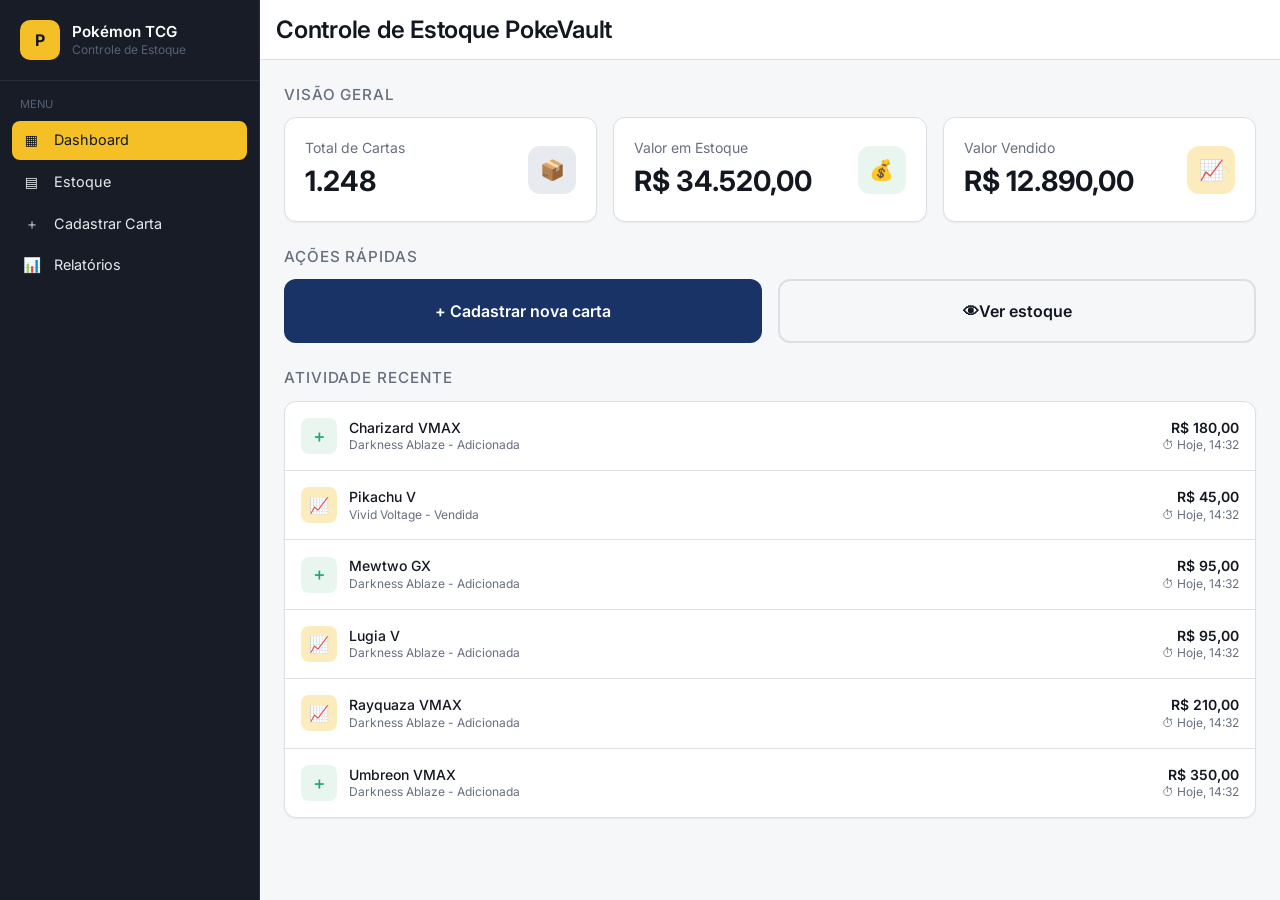
<file: index.html>
<!DOCTYPE html>
<html lang="pt-br">
<head>
  <meta charset="UTF-8">
  <meta name="viewport" content="width=device-width, initial-scale=1.0">
  <link rel="stylesheet" href="reset.css">
  <link rel="stylesheet" href="styles.css">
  <link rel="preconnect" href="https://fonts.googleapis.com" />
  <link rel="preconnect" href="https://fonts.gstatic.com" crossorigin />
  <link href="https://fonts.googleapis.com/css2?family=Inter:wght@400;500;600;700&display=swap" rel="stylesheet" />
  <title>Controle PokeVault</title>
</head>

<body>
  <div class="app">
    <!--SIDEBAR-->
    <aside class="sidebar" id="sidebar">
      <div class="sidebar-header">
        <div class="logo-badge">P</div>
        <div>
          <p class="logo-title">Pokémon TCG</p>
          <p class="logo-sub">Controle de Estoque</p>
        </div>
      </div>
      <nav class="sidebar-nav">
        <p class="nav-label">Menu</p>
        <a href="index.html" class="nav-item active"><span class="nav-icon">▦</span> Dashboard</a>
        <a href="estoque.html" class="nav-item"><span class="nav-icon">▤</span> Estoque</a>
        <a href="cadastrar.html" class="nav-item "><span class="nav-icon">＋</span> Cadastrar Carta</a>
        <a href="relatorios.html" class="nav-item"><span class="nav-icon">📊</span> Relatórios</a>
      </nav>
    </aside>

    <div class="main">
      <header class="topbar">
        <button class="menu-btn">☰</button>
        <h1 class="topbar-title">Controle de Estoque PokeVault</h1>
      </header>
      
      <main class="content">
        <section> <!--VISÃO GERAL-->
          <h2 class="section-title">Visão Geral</h2>
          <div class="grid grid-3">
            <article class="card metric">
              <div>
                <p class="metric-label">Total de Cartas</p>
                <p class="metric-value">1.248</p>
              </div>
              <div class="metric-icon icon-primary">📦</div>
            </article>

            <article class="card metric">
              <div>
                <p class="metric-label">Valor em Estoque</p>
                <p class="metric-value">R$ 34.520,00</p>
              </div>
              <div class="metric-icon icon-success">💰</div>
            </article>

            <article class="card metric">
              <div>
                <p class="metric-label">Valor Vendido</p>
                <p class="metric-value">R$ 12.890,00</p>
              </div>
              <div class="metric-icon icon-accent">📈</div>
            </article>
          </div>
        </section> 

        <section> <!--AÇÕES RÁPIDAS-->
          <h2 class="section-title">Ações Rápidas</h2>
          <div class="grid grid-2">
            <button class="btn btn-primary btn-lg">
              <a href="cadastrar.html"><span>+</span> Cadastrar nova carta</a>
            </button>
            <button class="btn btn-outline btn-lg">
              <a href="estoque.html"><span>👁</span>Ver estoque</a>
            </button>
          </div>
        </section>

        <section> <!--ATIVIDADE RECENTE-->
          <h2 class="section-title">Atividade Recente</h2>
          <div class="card list">
            <div class="list-item">
              <div class="list-left">
                <div class="list-icon icon-success">＋</div>
                <div>
                  <p class="list-title">Charizard VMAX</p>
                  <p class="list-sub">Darkness Ablaze - Adicionada</p>
                </div>
              </div>
              <div class="list-right">
                <p class="list-price">R$ 180,00</p>
                <p class="list-time">⏱ Hoje, 14:32</p>
              </div>
            </div>

            <div class="list-item">
              <div class="list-left">
                <div class="list-icon icon-accent">📈</div>
                <div>
                  <p class="list-title">Pikachu V</p>
                  <p class="list-sub">Vivid Voltage - Vendida</p>
                </div>
              </div>
              <div class="list-right">
                <p class="list-price">R$ 45,00</p>
                <p class="list-time">⏱ Hoje, 14:32</p>
              </div>
            </div>

            <div class="list-item">
              <div class="list-left">
                <div class="list-icon icon-success">＋</div>
                <div>
                  <p class="list-title">Mewtwo GX</p>
                  <p class="list-sub">Darkness Ablaze - Adicionada</p>
                </div>
              </div>
              <div class="list-right">
                <p class="list-price">R$ 95,00</p>
                <p class="list-time">⏱ Hoje, 14:32</p>
              </div>
            </div>

            <div class="list-item">
              <div class="list-left">
                <div class="list-icon icon-accent">📈</div>
                <div>
                  <p class="list-title">Lugia V</p>
                  <p class="list-sub">Darkness Ablaze - Adicionada</p>
                </div>
              </div>
              <div class="list-right">
                <p class="list-price">R$ 95,00</p>
                <p class="list-time">⏱ Hoje, 14:32</p>
              </div>
            </div>

            <div class="list-item">
              <div class="list-left">
                <div class="list-icon icon-accent">📈</div>
                <div>
                  <p class="list-title">Rayquaza VMAX</p>
                  <p class="list-sub">Darkness Ablaze - Adicionada</p>
                </div>
              </div>
              <div class="list-right">
                <p class="list-price">R$ 210,00</p>
                <p class="list-time">⏱ Hoje, 14:32</p>
              </div>
            </div>

            <div class="list-item">
              <div class="list-left">
                <div class="list-icon icon-success">＋</div>
                <div>
                  <p class="list-title">Umbreon VMAX</p>
                  <p class="list-sub">Darkness Ablaze - Adicionada</p>
                </div>
              </div>
              <div class="list-right">
                <p class="list-price">R$ 350,00</p>
                <p class="list-time">⏱ Hoje, 14:32</p>
              </div>
            </div>
          </div>
        </section>
      </main>
    </div>
  </div>

  <script>
    function toggleSidebar() {
      const sidebar = document.getElementById('sidebar');
      const backdrop = document.getElementById('backdrop');
  
      sidebar.classList.toggle('open');
      backdrop.classList.toggle('open');
    }
  </script>
  
</body>

</html>
</file>
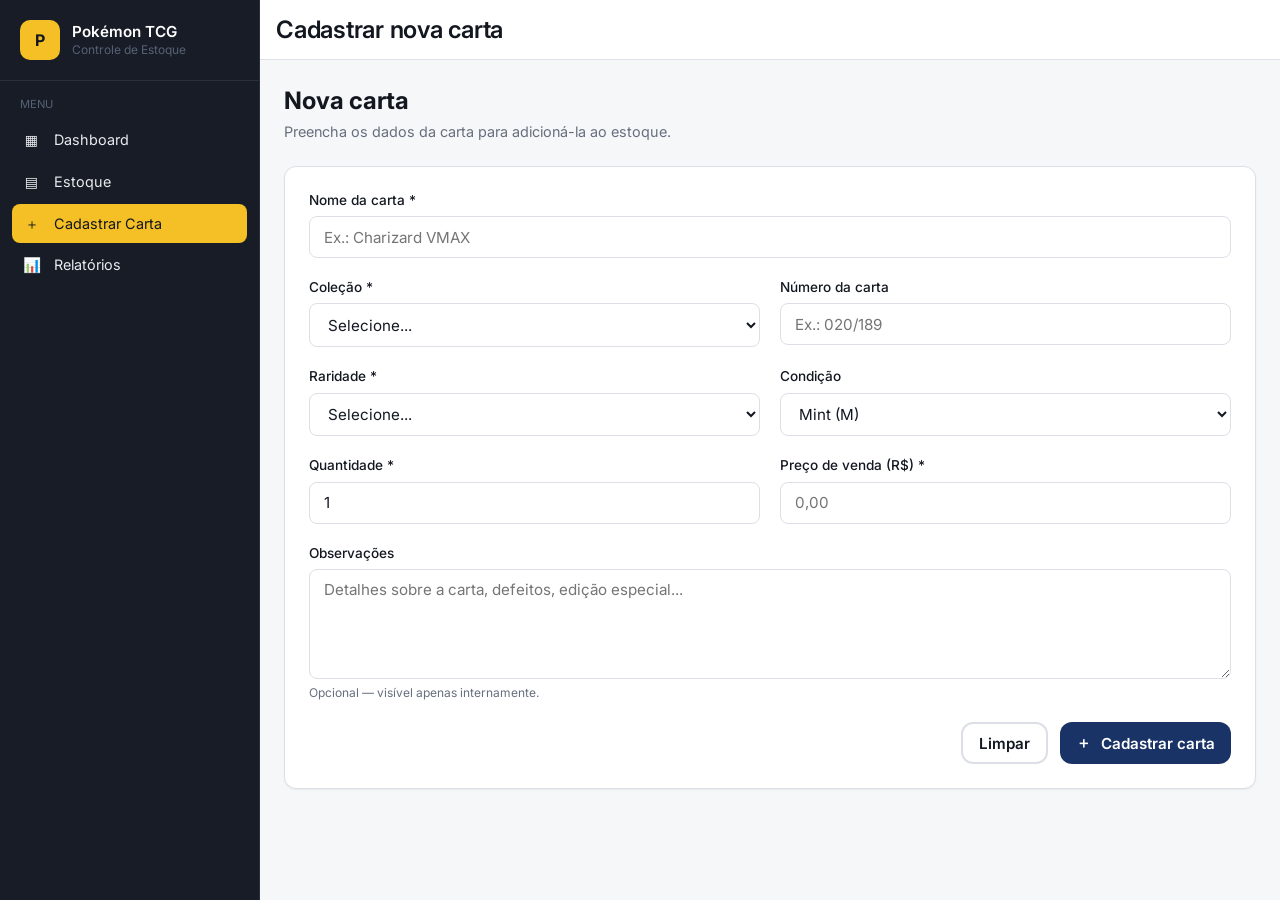
<file: cadastrar.html>
<!DOCTYPE html>
<html lang="pt-BR">
<head>
  <meta charset="UTF-8" />
  <meta name="viewport" content="width=device-width, initial-scale=1.0" />
  <title>Cadastrar Carta — Pokémon TCG</title>
  <link rel="stylesheet" href="styles.css" />
  <link rel="preconnect" href="https://fonts.googleapis.com" />
  <link rel="preconnect" href="https://fonts.gstatic.com" crossorigin />
  <link href="https://fonts.googleapis.com/css2?family=Inter:wght@400;500;600;700&display=swap" rel="stylesheet" />
</head>
<body>
  <div class="app">
    <!--SIDEBAR-->
    <aside class="sidebar" id="sidebar">
      <div class="sidebar-header">
        <div class="logo-badge">P</div>
        <div>
          <p class="logo-title">Pokémon TCG</p>
          <p class="logo-sub">Controle de Estoque</p>
        </div>
      </div>
      <nav class="sidebar-nav">
        <p class="nav-label">Menu</p>
        <a href="index.html" class="nav-item"><span class="nav-icon">▦</span> Dashboard</a>
        <a href="estoque.html" class="nav-item"><span class="nav-icon">▤</span> Estoque</a>
        <a href="cadastrar.html" class="nav-item active"><span class="nav-icon">＋</span> Cadastrar Carta</a>
        <a href="relatorios.html" class="nav-item"><span class="nav-icon">📊</span> Relatórios</a>
      </nav>
    </aside>

    <div class="backdrop" id="backdrop" onclick="toggleSidebar()"></div>

    <div class="main">
      <header class="topbar">
        <button class="menu-btn" onclick="toggleSidebar()" aria-label="Abrir menu">☰</button>
        <h1 class="topbar-title">Cadastrar nova carta</h1>
      </header>

      <main class="content">
        <section>
          <h2 class="page-title">Nova carta</h2>
          <p class="page-subtitle">Preencha os dados da carta para adicioná-la ao estoque.</p>
        </section>

        <section> <!--DAQUI PRA BAIXO É SÓ VER O QUE ESTÁ EM 'LABEL'-->
          <form class="card card-padded" onsubmit="event.preventDefault(); alert('Carta cadastrada com sucesso!');">
            <div class="form-grid">
              <div class="form-field full">
                <label class="form-label" for="nome">Nome da carta *</label> 
                <input class="form-input" type="text" id="nome" placeholder="Ex.: Charizard VMAX" required />
              </div>

              <div class="form-field">
                <label class="form-label" for="colecao">Coleção *</label>
                <select class="form-select" id="colecao" required>
                  <option value="">Selecione...</option>
                  <option>Darkness Ablaze</option>
                  <option>Vivid Voltage</option>
                  <option>Evolving Skies</option>
                  <option>Silver Tempest</option>
                  <option>Fusion Strike</option>
                  <option>Shining Legends</option>
                </select>
              </div>

              <div class="form-field">
                <label class="form-label" for="numero">Número da carta</label>
                <input class="form-input" type="text" id="numero" placeholder="Ex.: 020/189" />
              </div>

              <div class="form-field">
                <label class="form-label" for="raridade">Raridade *</label>
                <select class="form-select" id="raridade" required>
                  <option value="">Selecione...</option>
                  <option>Comum</option>
                  <option>Incomum</option>
                  <option>Rara</option>
                  <option>Rara Holo</option>
                  <option>Ultra Rara</option>
                  <option>Secreta</option>
                </select>
              </div>

              <div class="form-field">
                <label class="form-label" for="condicao">Condição</label>
                <select class="form-select" id="condicao">
                  <option>Mint (M)</option>
                  <option>Near Mint (NM)</option>
                  <option>Light Played (LP)</option>
                  <option>Played (PL)</option>
                  <option>Damaged (DMG)</option>
                </select>
              </div>

              <div class="form-field">
                <label class="form-label" for="qtd">Quantidade *</label>
                <input class="form-input" type="number" id="qtd" min="1" value="1" required />
              </div>

              <div class="form-field">
                <label class="form-label" for="preco">Preço de venda (R$) *</label>
                <input class="form-input" type="number" id="preco" min="0" step="0.01" placeholder="0,00" required />
              </div>

              <div class="form-field full">
                <label class="form-label" for="obs">Observações</label>
                <textarea class="form-textarea" id="obs" placeholder="Detalhes sobre a carta, defeitos, edição especial..."></textarea>
                <span class="form-hint">Opcional — visível apenas internamente.</span>
              </div>
            </div>

            <div class="form-actions">
              <button type="reset" class="btn btn-outline">Limpar</button>
              <button type="submit" class="btn btn-primary">
                <span>＋</span> Cadastrar carta
              </button>
            </div>
          </form>
        </section>
      </main>
    </div>
  </div>

  <script>
    function toggleSidebar() {
      document.getElementById('sidebar').classList.toggle('open');
      document.getElementById('backdrop').classList.toggle('open');
    }
  </script>
</body>
</html>
</file>
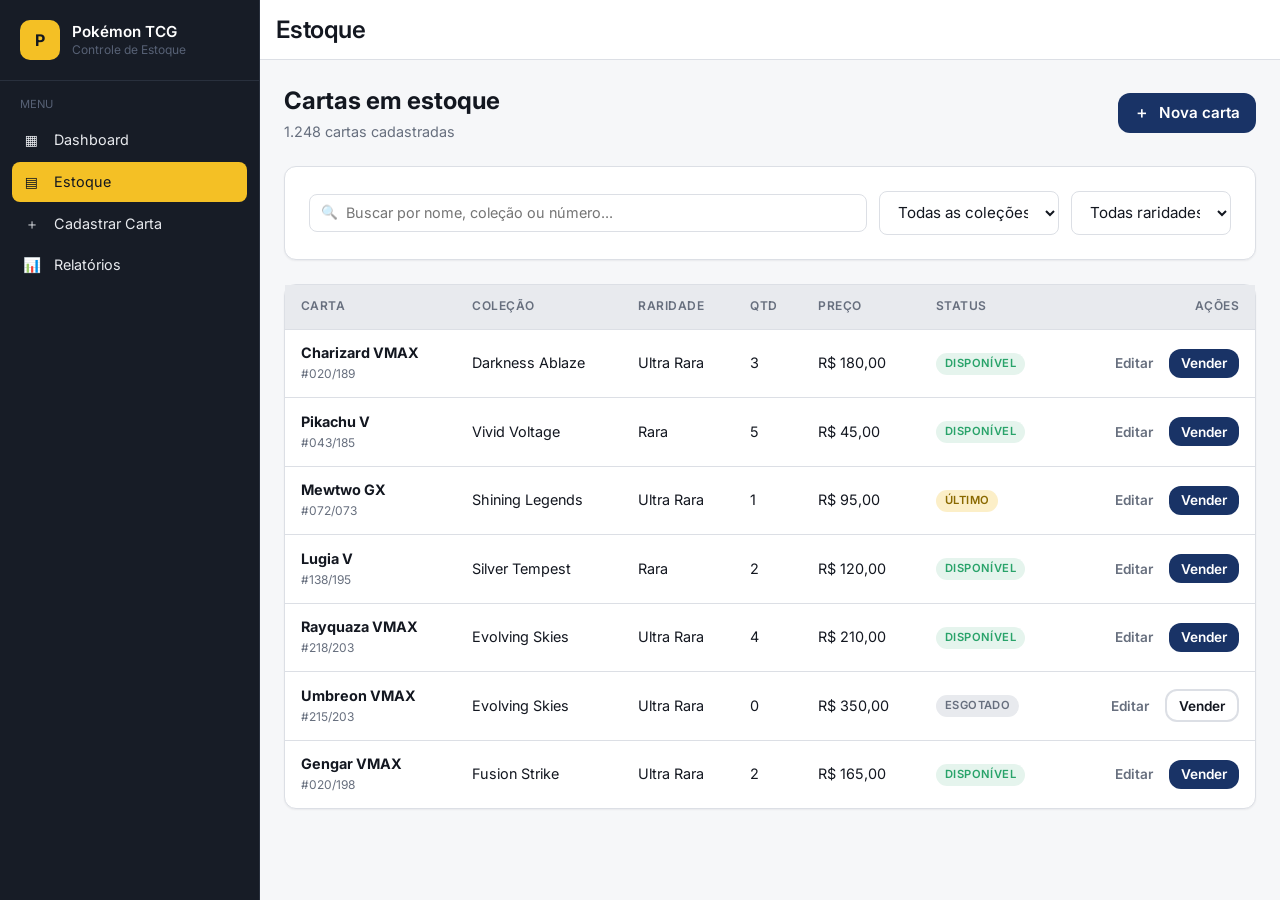
<file: estoque.html>
<!DOCTYPE html>
<html lang="pt-BR">
<head>
  <meta charset="UTF-8" />
  <meta name="viewport" content="width=device-width, initial-scale=1.0" />
  <title>Estoque — Pokémon TCG</title>
  <link rel="stylesheet" href="styles.css" />
  <link rel="preconnect" href="https://fonts.googleapis.com" />
  <link rel="preconnect" href="https://fonts.gstatic.com" crossorigin />
  <link href="https://fonts.googleapis.com/css2?family=Inter:wght@400;500;600;700&display=swap" rel="stylesheet" />
</head>
<body>
 
  <div class="app">
     <!--SIDEBAR-->
    <aside class="sidebar" id="sidebar">
      <div class="sidebar-header">
        <div class="logo-badge">P</div>
        <div>
          <p class="logo-title">Pokémon TCG</p>
          <p class="logo-sub">Controle de Estoque</p>
        </div>
      </div>
      <nav class="sidebar-nav">
        <p class="nav-label">Menu</p>
        <a href="index.html" class="nav-item"><span class="nav-icon">▦</span> Dashboard</a>
        <a href="estoque.html" class="nav-item active"><span class="nav-icon">▤</span> Estoque</a>
        <a href="cadastrar.html" class="nav-item"><span class="nav-icon">＋</span> Cadastrar Carta</a>
        <a href="relatorios.html" class="nav-item"><span class="nav-icon">📊</span> Relatórios</a>
      </nav>
    </aside>

    <div class="backdrop" id="backdrop" onclick="toggleSidebar()"></div>

    <div class="main">
      <header class="topbar">
        <button class="menu-btn" onclick="toggleSidebar()" aria-label="Abrir menu">☰</button>
        <h1 class="topbar-title">Estoque</h1>
      </header>

      <main class="content"> 
        <section> <!--TOPO DA PAGINA-->
          <div style="display:flex;justify-content:space-between;align-items:center;flex-wrap:wrap;gap:1rem;">
            <div>
              <h2 class="page-title">Cartas em estoque</h2>
              <p class="page-subtitle">1.248 cartas cadastradas</p>
            </div>
            <a href="cadastrar.html" class="btn btn-primary">
              <span>＋</span> Nova carta
            </a>
          </div>
        </section>

        <section> <!--MENU DE BUSCA-->
          <div class="card card-padded">
            <div class="filters">
              <div class="search">
                <input type="text" placeholder="Buscar por nome, coleção ou número..." />
              </div>
              <select class="form-select" style="max-width:180px;">
                <option>Todas as coleções</option>
                <option>Darkness Ablaze</option>
                <option>Vivid Voltage</option>
                <option>Evolving Skies</option>
                <option>Silver Tempest</option>
              </select>
              <select class="form-select" style="max-width:160px;">
                <option>Todas raridades</option>
                <option>Comum</option>
                <option>Incomum</option>
                <option>Rara</option>
                <option>Ultra Rara</option>
              </select>
            </div>
          </div>
        </section>

        <section> <!--HEAD DA TABELA DE CARTAS-->
          <div class="card">
            <div class="table-wrap">
              <table class="table">
                <thead>
                  <tr>
                    <th>Carta</th>
                    <th>Coleção</th>
                    <th>Raridade</th>
                    <th>Qtd</th>
                    <th>Preço</th>
                    <th>Status</th>
                    <th class="col-actions">Ações</th>
                  </tr>
                </thead>
                <tbody>
                  <tr> <!--INFORMAÇÕES DAS CARTAS-->
                    <td><strong>Charizard VMAX</strong><br /><span class="list-sub">#020/189</span></td>
                    <td>Darkness Ablaze</td>
                    <td>Ultra Rara</td>
                    <td>3</td>
                    <td>R$ 180,00</td>
                    <td><span class="badge badge-success">Disponível</span></td>
                    <td class="col-actions">
                      <button class="btn btn-ghost btn-sm">Editar</button>
                      <button class="btn btn-primary btn-sm">Vender</button>
                    </td>
                  </tr>
                  <tr> <!--INFORMAÇÕES DAS CARTAS-->
                    <td><strong>Pikachu V</strong><br /><span class="list-sub">#043/185</span></td>
                    <td>Vivid Voltage</td>
                    <td>Rara</td>
                    <td>5</td>
                    <td>R$ 45,00</td>
                    <td><span class="badge badge-success">Disponível</span></td>
                    <td class="col-actions">
                      <button class="btn btn-ghost btn-sm">Editar</button>
                      <button class="btn btn-primary btn-sm">Vender</button>
                    </td>
                  </tr>
                  <tr> <!--INFORMAÇÕES DAS CARTAS-->
                    <td><strong>Mewtwo GX</strong><br /><span class="list-sub">#072/073</span></td>
                    <td>Shining Legends</td>
                    <td>Ultra Rara</td>
                    <td>1</td>
                    <td>R$ 95,00</td>
                    <td><span class="badge badge-warning">Último</span></td>
                    <td class="col-actions">
                      <button class="btn btn-ghost btn-sm">Editar</button>
                      <button class="btn btn-primary btn-sm">Vender</button>
                    </td>
                  </tr>
                  <tr> <!--INFORMAÇÕES DAS CARTAS-->
                    <td><strong>Lugia V</strong><br /><span class="list-sub">#138/195</span></td>
                    <td>Silver Tempest</td>
                    <td>Rara</td>
                    <td>2</td>
                    <td>R$ 120,00</td>
                    <td><span class="badge badge-success">Disponível</span></td>
                    <td class="col-actions">
                      <button class="btn btn-ghost btn-sm">Editar</button>
                      <button class="btn btn-primary btn-sm">Vender</button>
                    </td>
                  </tr>
                  <tr> <!--INFORMAÇÕES DAS CARTAS-->
                    <td><strong>Rayquaza VMAX</strong><br /><span class="list-sub">#218/203</span></td>
                    <td>Evolving Skies</td>
                    <td>Ultra Rara</td>
                    <td>4</td>
                    <td>R$ 210,00</td>
                    <td><span class="badge badge-success">Disponível</span></td>
                    <td class="col-actions">
                      <button class="btn btn-ghost btn-sm">Editar</button>
                      <button class="btn btn-primary btn-sm">Vender</button>
                    </td>
                  </tr>
                  <tr> <!--INFORMAÇÕES DAS CARTAS-->
                    <td><strong>Umbreon VMAX</strong><br /><span class="list-sub">#215/203</span></td>
                    <td>Evolving Skies</td>
                    <td>Ultra Rara</td>
                    <td>0</td>
                    <td>R$ 350,00</td>
                    <td><span class="badge badge-neutral">Esgotado</span></td>
                    <td class="col-actions">
                      <button class="btn btn-ghost btn-sm">Editar</button>
                      <button class="btn btn-outline btn-sm" disabled>Vender</button>
                    </td>
                  </tr>
                  <tr> <!--INFORMAÇÕES DAS CARTAS-->
                    <td><strong>Gengar VMAX</strong><br /><span class="list-sub">#020/198</span></td>
                    <td>Fusion Strike</td>
                    <td>Ultra Rara</td>
                    <td>2</td>
                    <td>R$ 165,00</td>
                    <td><span class="badge badge-success">Disponível</span></td>
                    <td class="col-actions">
                      <button class="btn btn-ghost btn-sm">Editar</button>
                      <button class="btn btn-primary btn-sm">Vender</button>
                    </td>
                  </tr>
                </tbody>
              </table>
            </div>
          </div>
        </section>
      </main>
    </div>
  </div>

  <script>
    function toggleSidebar() {
      document.getElementById('sidebar').classList.toggle('open');
      document.getElementById('backdrop').classList.toggle('open');
    }
  </script>
</body>
</html>
</file>
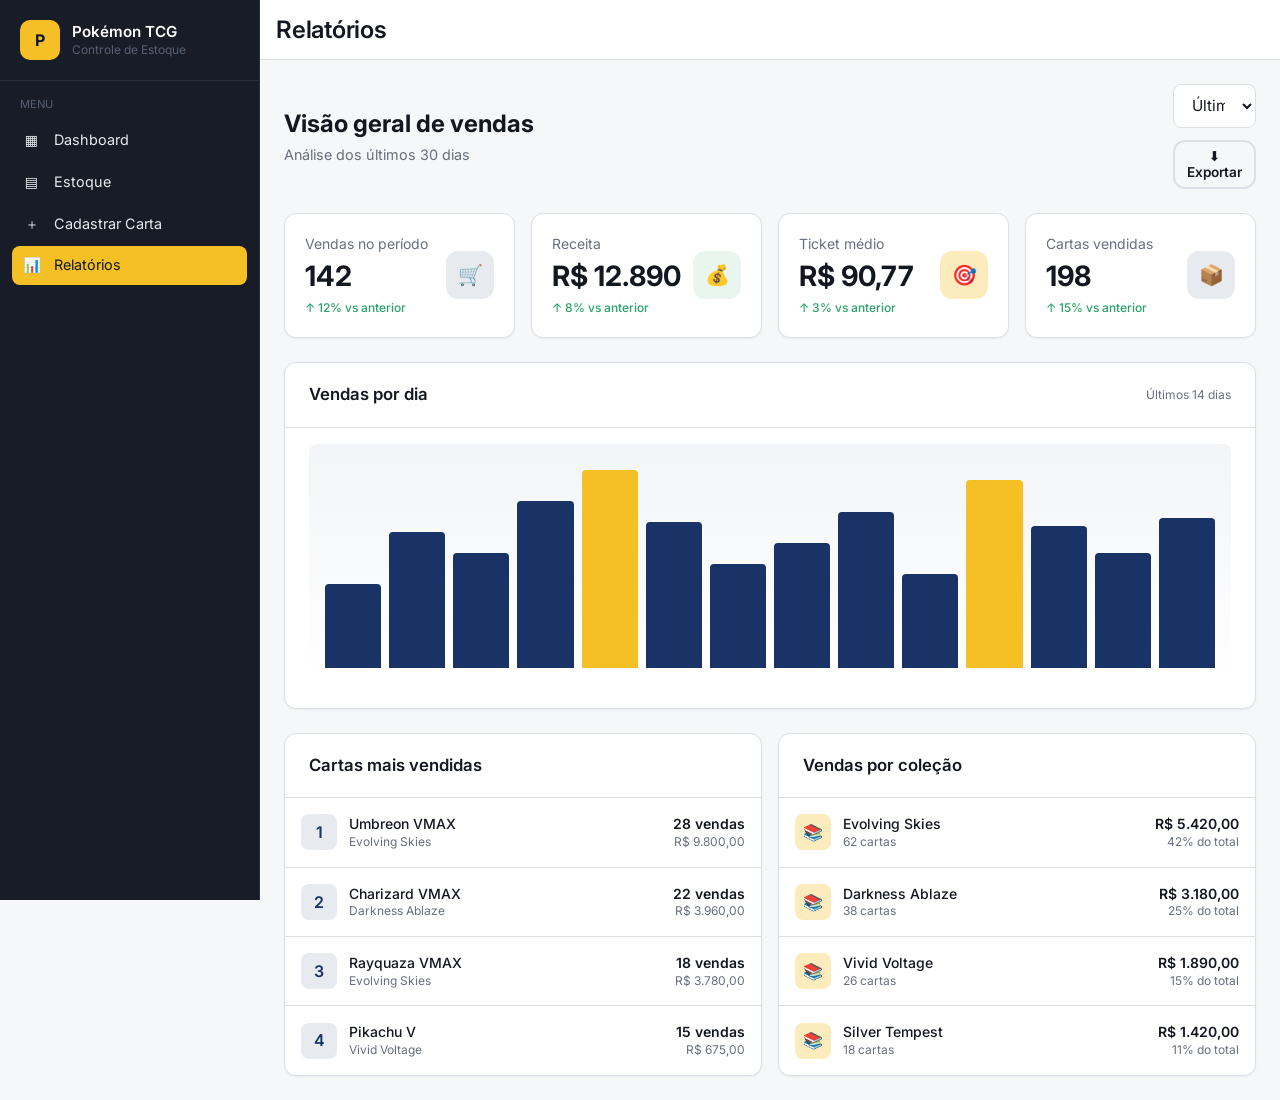
<file: relatorios.html>
<!DOCTYPE html>
<html lang="pt-BR">
<head>
  <meta charset="UTF-8" />
  <meta name="viewport" content="width=device-width, initial-scale=1.0" />
  <title>Relatórios — Pokémon TCG</title>
  <link rel="stylesheet" href="styles.css" />
  <link rel="preconnect" href="https://fonts.googleapis.com" />
  <link rel="preconnect" href="https://fonts.gstatic.com" crossorigin />
  <link href="https://fonts.googleapis.com/css2?family=Inter:wght@400;500;600;700&display=swap" rel="stylesheet" />
</head>
<body>
  <div class="app">
    <!--SIDEBAR-->
    <aside class="sidebar" id="sidebar">
      <div class="sidebar-header">
        <div class="logo-badge">P</div>
        <div>
          <p class="logo-title">Pokémon TCG</p>
          <p class="logo-sub">Controle de Estoque</p>
        </div>
      </div>
      <nav class="sidebar-nav">
        <p class="nav-label">Menu</p>
        <a href="index.html" class="nav-item"><span class="nav-icon">▦</span> Dashboard</a>
        <a href="estoque.html" class="nav-item"><span class="nav-icon">▤</span> Estoque</a>
        <a href="cadastrar.html" class="nav-item"><span class="nav-icon">＋</span> Cadastrar Carta</a>
        <a href="relatorios.html" class="nav-item active"><span class="nav-icon">📊</span> Relatórios</a>
      </nav>
    </aside>

    <div class="backdrop" id="backdrop" onclick="toggleSidebar()"></div>

    <div class="main">
      <header class="topbar">
        <button class="menu-btn" onclick="toggleSidebar()" aria-label="Abrir menu">☰</button>
        <h1 class="topbar-title">Relatórios</h1>
      </header>

      <main class="content">
        <section> <!--TOP DA PÁGINA-->
          <div style="display:flex;justify-content:space-between;align-items:center;flex-wrap:wrap;gap:1rem;">
            <div>
              <h2 class="page-title">Visão geral de vendas</h2>
              <p class="page-subtitle">Análise dos últimos 30 dias</p>
            </div>
            <div class="filters" style="flex:0;">
              <select class="form-select" style="max-width:180px;">
                <option>Últimos 7 dias</option>
                <option selected>Últimos 30 dias</option>
                <option>Últimos 90 dias</option>
                <option>Este ano</option>
              </select>
              <button class="btn btn-outline btn-sm">⬇ Exportar</button>
            </div>
          </div>
        </section>

        <section> <!--BOXES DE INFORMAÇÃO-->
          <div class="grid grid-4">
            <article class="card metric">
              <div>
                <p class="metric-label">Vendas no período</p>
                <p class="metric-value">142</p>
                <p class="metric-trend">↑ 12% vs anterior</p>
              </div>
              <div class="metric-icon icon-primary">🛒</div>
            </article>
            <article class="card metric">
              <div>
                <p class="metric-label">Receita</p>
                <p class="metric-value">R$ 12.890</p>
                <p class="metric-trend">↑ 8% vs anterior</p>
              </div>
              <div class="metric-icon icon-success">💰</div>
            </article>
            <article class="card metric">
              <div>
                <p class="metric-label">Ticket médio</p>
                <p class="metric-value">R$ 90,77</p>
                <p class="metric-trend">↑ 3% vs anterior</p>
              </div>
              <div class="metric-icon icon-accent">🎯</div>
            </article>
            <article class="card metric">
              <div>
                <p class="metric-label">Cartas vendidas</p>
                <p class="metric-value">198</p>
                <p class="metric-trend">↑ 15% vs anterior</p>
              </div>
              <div class="metric-icon icon-primary">📦</div>
            </article>
          </div>
        </section>

        <section> <!--GRÁFICOS DE VENDAS-->
          <div class="card">
            <div class="card-header">
              <h3>Vendas por dia</h3>
              <span class="list-sub">Últimos 14 dias</span>
            </div>
            <div style="padding:1rem 1.5rem 1.5rem;">
              <div class="chart">
                <div class="bar" style="height:40%"></div>
                <div class="bar" style="height:65%"></div>
                <div class="bar" style="height:55%"></div>
                <div class="bar" style="height:80%"></div>
                <div class="bar accent" style="height:95%"></div>
                <div class="bar" style="height:70%"></div>
                <div class="bar" style="height:50%"></div>
                <div class="bar" style="height:60%"></div>
                <div class="bar" style="height:75%"></div>
                <div class="bar" style="height:45%"></div>
                <div class="bar accent" style="height:90%"></div>
                <div class="bar" style="height:68%"></div>
                <div class="bar" style="height:55%"></div>
                <div class="bar" style="height:72%"></div>
              </div>
            </div>
          </div>
        </section>

        <section>
          <div class="grid grid-2"> <!--TABELA DE CARTAS MAIS VENDIDAS-->
            <div class="card">
              <div class="card-header"><h3>Cartas mais vendidas</h3></div>
              <div class="list">
                <div class="list-item">
                  <div class="list-left">
                    <div class="list-icon icon-primary">1</div>
                    <div>
                      <p class="list-title">Umbreon VMAX</p>
                      <p class="list-sub">Evolving Skies</p>
                    </div>
                  </div>
                  <div class="list-right">
                    <p class="list-price">28 vendas</p>
                    <p class="list-time">R$ 9.800,00</p>
                  </div>
                </div>
                <div class="list-item">
                  <div class="list-left">
                    <div class="list-icon icon-primary">2</div>
                    <div>
                      <p class="list-title">Charizard VMAX</p>
                      <p class="list-sub">Darkness Ablaze</p>
                    </div>
                  </div>
                  <div class="list-right">
                    <p class="list-price">22 vendas</p>
                    <p class="list-time">R$ 3.960,00</p>
                  </div>
                </div>
                <div class="list-item">
                  <div class="list-left">
                    <div class="list-icon icon-primary">3</div>
                    <div>
                      <p class="list-title">Rayquaza VMAX</p>
                      <p class="list-sub">Evolving Skies</p>
                    </div>
                  </div>
                  <div class="list-right">
                    <p class="list-price">18 vendas</p>
                    <p class="list-time">R$ 3.780,00</p>
                  </div>
                </div>
                <div class="list-item">
                  <div class="list-left">
                    <div class="list-icon icon-primary">4</div>
                    <div>
                      <p class="list-title">Pikachu V</p>
                      <p class="list-sub">Vivid Voltage</p>
                    </div>
                  </div>
                  <div class="list-right">
                    <p class="list-price">15 vendas</p>
                    <p class="list-time">R$ 675,00</p>
                  </div>
                </div>
              </div>
            </div>

            <div class="card"> <!--TABELA DE COLEÇÕES MAIS VENDIDAS-->
              <div class="card-header"><h3>Vendas por coleção</h3></div>
              <div class="list">
                <div class="list-item">
                  <div class="list-left">
                    <div class="list-icon icon-accent">📚</div>
                    <div>
                      <p class="list-title">Evolving Skies</p>
                      <p class="list-sub">62 cartas</p>
                    </div>
                  </div>
                  <div class="list-right">
                    <p class="list-price">R$ 5.420,00</p>
                    <p class="list-time">42% do total</p>
                  </div>
                </div>
                <div class="list-item">
                  <div class="list-left">
                    <div class="list-icon icon-accent">📚</div>
                    <div>
                      <p class="list-title">Darkness Ablaze</p>
                      <p class="list-sub">38 cartas</p>
                    </div>
                  </div>
                  <div class="list-right">
                    <p class="list-price">R$ 3.180,00</p>
                    <p class="list-time">25% do total</p>
                  </div>
                </div>
                <div class="list-item">
                  <div class="list-left">
                    <div class="list-icon icon-accent">📚</div>
                    <div>
                      <p class="list-title">Vivid Voltage</p>
                      <p class="list-sub">26 cartas</p>
                    </div>
                  </div>
                  <div class="list-right">
                    <p class="list-price">R$ 1.890,00</p>
                    <p class="list-time">15% do total</p>
                  </div>
                </div>
                <div class="list-item">
                  <div class="list-left">
                    <div class="list-icon icon-accent">📚</div>
                    <div>
                      <p class="list-title">Silver Tempest</p>
                      <p class="list-sub">18 cartas</p>
                    </div>
                  </div>
                  <div class="list-right">
                    <p class="list-price">R$ 1.420,00</p>
                    <p class="list-time">11% do total</p>
                  </div>
                </div>
              </div>
            </div>
          </div>
        </section>
      </main>
    </div>
  </div>

  <script>
    function toggleSidebar() {
      document.getElementById('sidebar').classList.toggle('open');
      document.getElementById('backdrop').classList.toggle('open');
    }
  </script>
</body>
</html>
</file>
<file: styles.css>
:root {
  --background: #f6f7f9;
  --foreground:	#131720;
  --card: #ffffff;
  --neutro: #e8eaee;
  --neutroFg: #676f7e;
  --border: #dcdfe5;
  --primaria: #193366;
  --primariaNeutra:	#ffffff;
  --acentuada: #f4c025;
  --acentuadaFg: #131720;
  --sucesso: #29a36a;

  --sidebarBg: #171c26;
  --sidebarFg: #c7cad1;
  --sidebarActiveBg: #222a39;
  --sidebarActiveFg: #ffffff;
  --sidebarBorder: #29303d;
  --sidebarNeutra: #576175;

  --radius: 0.75rem;
  --shadowSmooth: 0 1px 2px hsl(220 25% 10% / 0.06);
  --shadowMedium: 0 4px 12px hsl(220 25% 10% / 0.08);
}

/* Reset mínimo para garantir consistência */
* { box-sizing: border-box; margin: 0; padding: 0; }
html, body { height: 100%; }
body {
  font-family: 'Inter', system-ui, -apple-system, sans-serif;
  background: var(--background);
  color: var(--foreground);
  -webkit-font-smoothing: antialiased;
  line-height: 1.4;
}
button { font-family: inherit; cursor: pointer; border: none; background: none; }
a { color: inherit; text-decoration: none; }
input, select, textarea { font-family: inherit; font-size: 1rem; }

.app {
  display: flex;
  min-height: 100vh;
}

.sidebar {
  width: 260px;
  background: var(--sidebarBg);
  color: var(--sidebarFg);
  border-right: 1px solid var(--sidebarBorder);
  display: flex;
  flex-direction: column;
  flex-shrink: 0;
  position: sticky;
  top: 0;
  height: 100vh;
}

/* Sidebar Header */
.sidebar-header {
  display: flex;
  align-items: center;
  gap: 0.75rem;
  padding: 1.25rem;
  border-bottom: 1px solid var(--sidebarBorder);
}

.logo-badge {
  width: 40px;
  height: 40px;
  background: var(--acentuada);
  color: var(--acentuadaFg);
  border-radius: 10px;
  display: flex;
  align-items: center;
  justify-content: center;
  font-weight: 700;
}

.logo-title { color: #fff; font-weight: 600; font-size: 0.95rem; }
.logo-sub { color: var(--sidebarNeutra); font-size: 0.75rem; }

/* Nav */
.sidebar-nav {
  padding: 1rem 0.75rem;
}

.nav-label {
  font-size: 0.7rem;
  text-transform: uppercase;
  color: var(--sidebarNeutra);
  margin-bottom: 0.5rem;
  padding: 0 0.5rem;
}

.nav-item {
  color: var(--neutro);
  display: flex;
  align-items: center;
  gap: 0.75rem;
  padding: 0.6rem;
  border-radius: 0.5rem;
  font-size: 0.9rem;
  margin-bottom: 0.15rem;
  transition: background 0.15s, color 0.15s;
}

.nav-item:hover {
  background: var(--sidebarActiveBg);
  color: var(--sidebarActiveFg);
}

.nav-item.active {
  background: var(--acentuada);
  color: var(--acentuadaFg);
}

.nav-icon { width: 1.25rem; text-align: center; }

.main {
  display: flex;
  flex: 1;
  flex-direction: column;
  min-width: 0;
}

.topbar {
  display: flex;
  align-items: center;
  height: 60px;
  background: var(--card);
  border-bottom: 1px solid var(--border);
  justify-content: flex-start;
  gap: 0.75rem;
  padding: 0 1rem;
  position: sticky;
  top: 0;
  z-index: 10;
}

.topbar-title {
  margin-top: 1px;
  font-size: 1.5rem;
  font-weight: 600;
  color: var(--foreground);
  line-height: 1.2;
  letter-spacing: -0.01em;
  align-content: center;
}

.menu-btn {
  display: none;
  font-size: 1.4rem;
  width: 36px;
  height: 36px;
  border-radius: var(--radius);
  align-items: center;
  justify-content: center;
}

.menu-btn:hover {
  background: var(--neutro);
}

.content {
  padding: 1.5rem;
  display: flex;
  flex-direction: column;
  gap: 1.5rem;
}

.section-title {
  font-size: .95rem;
  font-weight: 500;
  color: var(--neutroFg);
  text-transform: uppercase;
  letter-spacing: 0.06em;
  margin-bottom: .75rem;
}

/* Cabeçalho de página (título + ação à direita) */
.page-header {
  display: flex;
  justify-content: space-between;
  align-items: center;
  flex-wrap: wrap;
  gap: 1rem;
}
.page-title {
  font-size: 1.5rem;
  font-weight: 700;
  color: var(--foreground);
}
.page-subtitle {
  font-size: 0.9rem;
  color: var(--neutroFg);
  margin-top: 0.25rem;
}

.grid { display: grid; gap: 1rem; }
.grid { grid-template-columns: repeat(2, 1fr);}
.grid-3 { grid-template-columns: repeat(3, 1fr); }
.grid-4 { grid-template-columns: repeat(4, 1fr); }

.card {
  background: var(--card);
  border: 1px solid var(--border);
  border-radius: var(--radius);
  box-shadow: var(--shadowSmooth);
  transition: box-shadow 0.2s ease;
}
.card-padded { padding: 1.5rem; }
.card-header {
  padding: 1.25rem 1.5rem;
  border-bottom: 1px solid var(--border);
  display: flex;
  align-items: center;
  justify-content: space-between;
  gap: 1rem;
  flex-wrap: wrap;
}
.card-header h3 {
  font-size: 1.05rem;
  font-weight: 600;
}

.metric {
  padding: 1.25rem;
  display: flex;
  align-items: center;
  justify-content: space-between;
}

.metric:hover {
  box-shadow: var(--shadowMedium);
}

.metric-label {
  font-size: .875rem;
  color: var(--neutroFg);
}

.metric-value {
  font-size: 1.75rem;
  font-weight: 700;
  margin-top: 0.25rem;
}

.metric-trend {
  font-size: 0.75rem;
  color: var(--sucesso);
  margin-top: 0.25rem;
  font-weight: 500;
}

.metric-icon {
  width: 48px;
  height: 48px;
  border-radius: 12px;
  display: flex;
  align-items: center;
  justify-content: center;
  font-size: 1.25rem;
}

.icon-primary {
  background: rgba(25, 51, 102, 0.1);
  color: var(--primaria);
}

.icon-success {
  background-color: rgba(41, 163, 106, 0.1);
  color: var(--sucesso);
}

.icon-accent {
  background: rgba(244, 192, 37, 0.3);
  color: var(--acentuadaFg);
}

.btn {
  display: inline-flex;
  align-items: center;
  justify-content: center;
  gap: 0.6rem;
  font-weight: 600;
  border-radius: var(--radius);
  font-size: .95rem;
  padding: .6rem 1rem;
  transition: background .15s, transform .05s;
}

.btn-lg {
  width: 100%;
  height: 64px;
  font-size: 1rem;
}

.btn-sm { padding: 0.4rem 0.75rem; font-size: 0.85rem; }

.btn-primary {
  background: var(--primaria);
  color: var(--primariaNeutra);
}

.btn-primary:hover {
  background: #142952;
  transform: scale(.99);
}

.btn-outline {
  background: transparent;
  color: var(--foreground);
  border: 2px solid var(--border);
}

.btn-outline:hover {
  background: var(--neutro);
}

.btn-ghost {
  background: transparent;
  color: var(--neutroFg);
}
.btn-ghost:hover {
  background: var(--neutro);
  color: var(--foreground);
}

.list { padding: 0; overflow: hidden; }

.list-item {
  display: flex;
  align-items: center;
  justify-content: space-between;
  padding: 1rem;
  border-bottom: 1px solid var(--border);
  transition: background 0.15s;
}

.list-item:hover {
  background: var(--neutro);
}

.list-left {
  display: flex;
  align-items: center;
  gap: 0.75rem;
  min-width: 0;
}

.list-icon {
  width: 36px;
  height: 36px;
  border-radius: 0.5rem;
  display: flex;
  align-items: center;
  justify-content: center;
  font-weight: 600;
  flex-shrink: 0;
}

.list-title {
  font-size: .875rem;
  font-weight: 500;
  white-space: nowrap;
  overflow: hidden;
  text-overflow: ellipsis;
}

.list-sub {
  font-size: .75rem;
  color: var(--neutroFg);
}

.list-right {
  text-align: right;
  flex-shrink: 0;
  margin-left: 0.75rem;
}

.list-price {
  font-size: .875rem;
  font-weight: 600;
}

.list-time {
  font-size: .75rem;
  color: var(--neutroFg);
}

.list-item:last-child {
  border-bottom: none;
}

/* ===== Formulário (Cadastrar Carta) ===== */
.form-grid {
  display: grid;
  gap: 1.25rem;
  grid-template-columns: repeat(2, 1fr);
}
.form-field { display: flex; flex-direction: column; gap: 0.4rem; }
.form-field.full { grid-column: 1 / -1; }
.form-label {
  font-size: 0.85rem;
  font-weight: 500;
  color: var(--foreground);
}
.form-hint { font-size: 0.75rem; color: var(--neutroFg); }
.form-input,
.form-select,
.form-textarea {
  width: 100%;
  padding: 0.65rem 0.85rem;
  border: 1px solid var(--border);
  border-radius: 0.5rem;
  background: var(--card);
  color: var(--foreground);
  font-size: 0.95rem;
  transition: border-color 0.15s, box-shadow 0.15s;
}
.form-input:focus,
.form-select:focus,
.form-textarea:focus {
  outline: none;
  border-color: var(--primaria);
  box-shadow: 0 0 0 3px rgba(25, 51, 102, 0.12);
}
.form-textarea { min-height: 110px; resize: vertical; }
.form-actions {
  display: flex;
  gap: 0.75rem;
  justify-content: flex-end;
  margin-top: 1.25rem;
}

/* ===== Filtros / Busca (Estoque, Relatórios) ===== */
.filters {
  display: flex;
  gap: 0.75rem;
  flex-wrap: wrap;
  align-items: center;
}
.search {
  position: relative;
  flex: 1;
  min-width: 220px;
}
.search input {
  width: 100%;
  padding: 0.6rem 0.85rem 0.6rem 2.25rem;
  border: 1px solid var(--border);
  border-radius: 0.5rem;
  background: var(--card);
  font-size: 0.9rem;
}
.search input:focus { outline: none; border-color: var(--primaria); }
.search::before {
  content: "🔍";
  position: absolute;
  left: 0.75rem;
  top: 50%;
  transform: translateY(-50%);
  font-size: 0.85rem;
  opacity: 0.6;
}

/* ===== Tabela (Estoque) ===== */
.table-wrap { overflow-x: auto; }
.table {
  width: 100%;
  border-collapse: collapse;
  font-size: 0.9rem;
}
.table thead th {
  text-align: left;
  font-size: 0.75rem;
  font-weight: 600;
  color: var(--neutroFg);
  text-transform: uppercase;
  letter-spacing: 0.04em;
  padding: 0.85rem 1rem;
  background: var(--neutro);
  border-bottom: 1px solid var(--border);
  white-space: nowrap;
}
.table tbody td {
  padding: 0.85rem 1rem;
  border-bottom: 1px solid var(--border);
  vertical-align: middle;
}
.table tbody tr:last-child td { border-bottom: none; }
.table tbody tr:hover { background: rgba(232, 234, 238, 0.4); }
.table .col-actions { text-align: right; white-space: nowrap; }

/* ===== Badges de status ===== */
.badge {
  display: inline-block;
  padding: 0.2rem 0.55rem;
  border-radius: 999px;
  font-size: 0.7rem;
  font-weight: 600;
  text-transform: uppercase;
  letter-spacing: 0.04em;
}
.badge-success { background: rgba(41, 163, 106, 0.12); color: var(--sucesso); }
.badge-warning { background: rgba(244, 192, 37, 0.25); color: #8a6900; }
.badge-neutral { background: var(--neutro); color: var(--neutroFg); }

/* ===== Gráfico de barras simples (Relatórios) ===== */
.chart {
  height: 240px;
  background: linear-gradient(180deg, rgba(25,51,102,0.05), transparent);
  border-radius: 0.5rem;
  display: flex;
  align-items: flex-end;
  gap: 0.5rem;
  padding: 1rem;
}
.chart .bar {
  flex: 1;
  background: var(--primaria);
  border-radius: 4px 4px 0 0;
  transition: opacity 0.15s;
}
.chart .bar.accent { background: var(--acentuada); }
.chart .bar:hover { opacity: 0.85; }

/* ===== Backdrop (mobile) — fora do media query para funcionar ===== */
.backdrop {
  display: none;
  position: fixed;
  inset: 0;
  background: rgba(0, 0, 0, 0.5);
  z-index: 40;
}
.backdrop.open { display: block; }

/* ===== Responsivo ===== */
@media (max-width: 1024px) {
  .grid-3, .grid-4 { grid-template-columns: repeat(2, 1fr); }
}

@media (max-width: 768px) {
  .menu-btn {
    display: inline-flex;
  }

  .sidebar {
    position: fixed;
    top: 0;
    left: 0;
    height: 100vh;
    transform: translateX(-100%);
    transition: transform 0.25s ease;
    z-index: 50;
  }

  .sidebar.open {
    transform: translateX(0);
  }

  .grid, .grid-3, .grid-4 { grid-template-columns: 1fr; }
  .form-grid { grid-template-columns: 1fr; }
  .content { padding: 1rem; }
  .topbar-title { font-size: 1.15rem; }
  .btn-lg { height: 56px; }
  .form-actions { flex-direction: column-reverse; }
  .form-actions .btn { width: 100%; }
}
</file>
